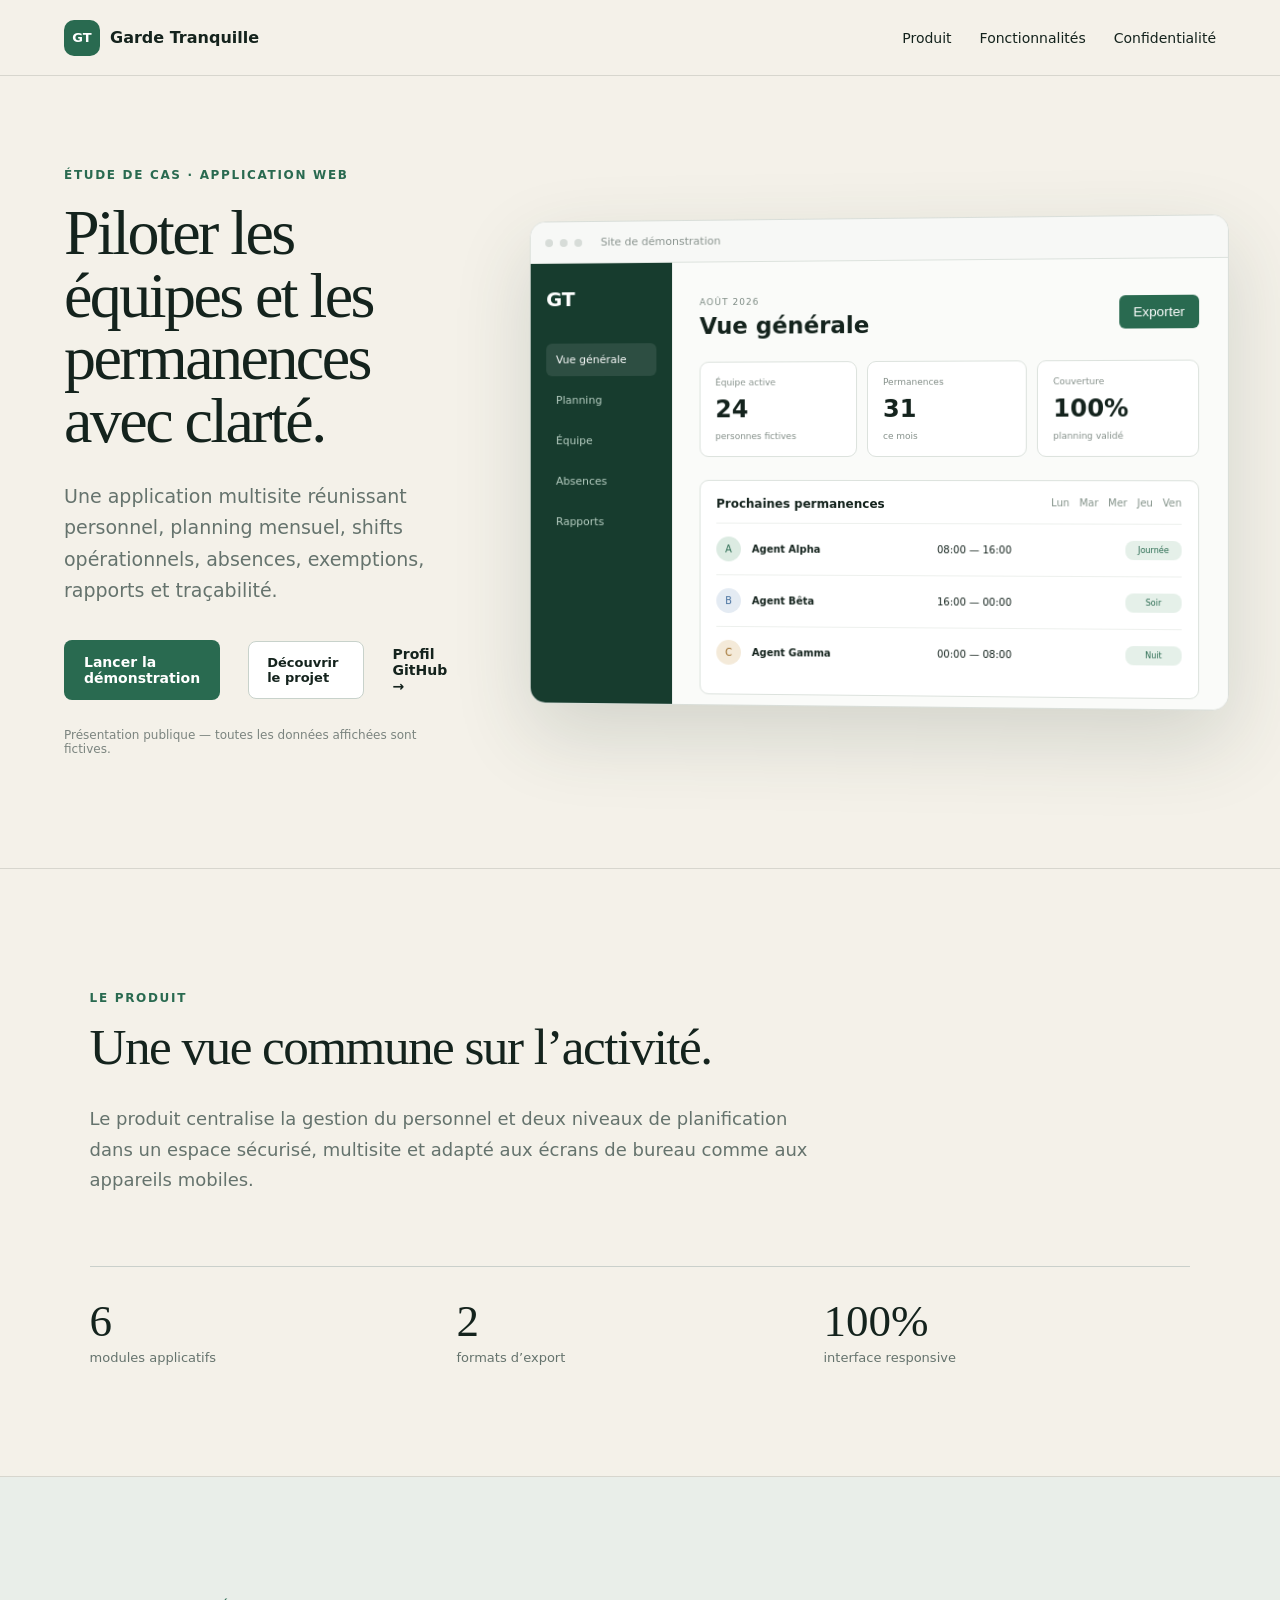
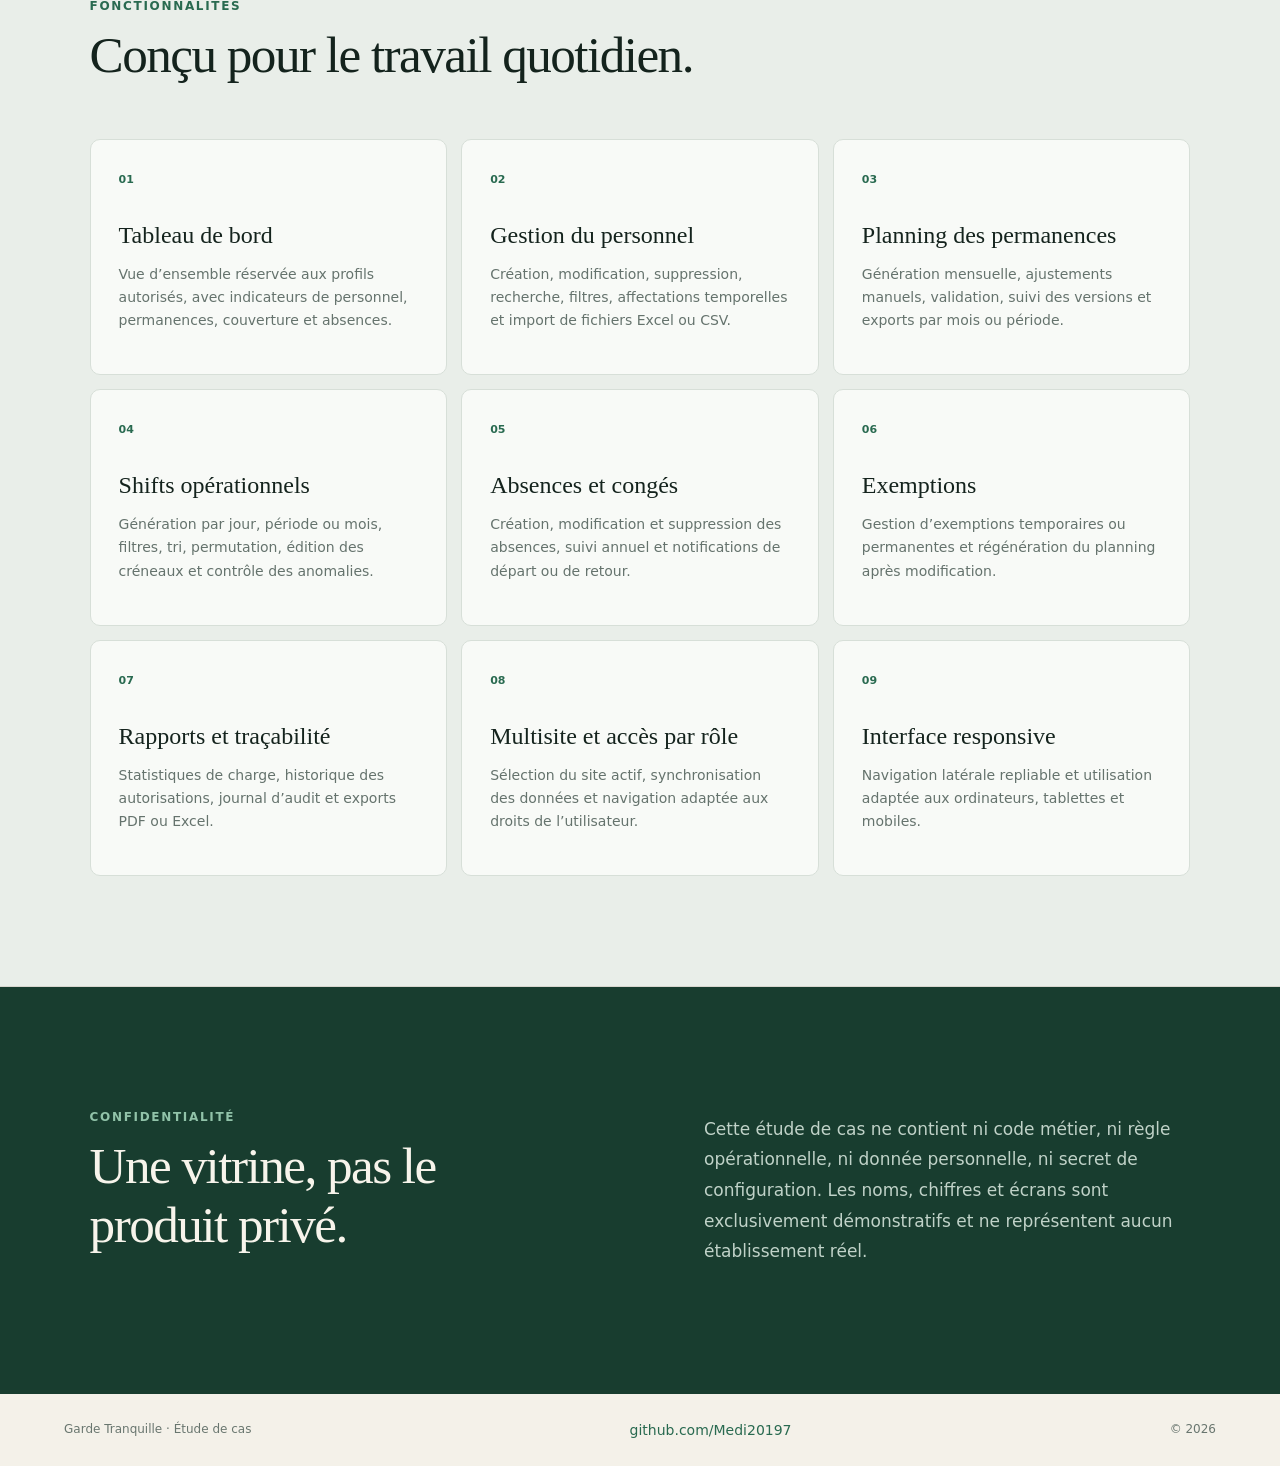
<file: index.html>
<!doctype html>
<html lang="fr">
  <head>
    <meta charset="UTF-8" />
    <meta name="viewport" content="width=device-width, initial-scale=1.0" />
    <meta name="description" content="Étude de cas publique d'une application multisite de gestion du personnel, des permanences, des shifts, des absences et des rapports." />
    <title>Garde Tranquille — Étude de cas</title>
    <link rel="stylesheet" href="styles.css" />
  </head>
  <body>
    <header class="nav">
      <a class="brand" href="#top" aria-label="Accueil"><span>GT</span> Garde Tranquille</a>
      <nav aria-label="Navigation principale">
        <a href="#produit">Produit</a><a href="#fonctionnalites">Fonctionnalités</a><a href="#confidentialite">Confidentialité</a>
      </nav>
    </header>

    <main id="top">
      <section class="hero">
        <div class="hero-copy">
          <p class="eyebrow">Étude de cas · Application web</p>
          <h1>Piloter les équipes et les permanences avec clarté.</h1>
          <p class="lead">Une application multisite réunissant personnel, planning mensuel, shifts opérationnels, absences, exemptions, rapports et traçabilité.</p>
          <div class="actions"><a class="button" href="demo.html">Lancer la démonstration</a><a class="demo-secondary" href="#produit">Découvrir le projet</a><a class="text-link" href="https://github.com/Medi20197">Profil GitHub →</a></div>
          <p class="notice">Présentation publique — toutes les données affichées sont fictives.</p>
        </div>

        <div class="app-window" aria-label="Aperçu fictif du tableau de bord">
          <div class="window-bar"><i></i><i></i><i></i><span>Site de démonstration</span></div>
          <div class="app-body">
            <aside><b>GT</b><span class="active">Vue générale</span><span>Planning</span><span>Équipe</span><span>Absences</span><span>Rapports</span></aside>
            <div class="dashboard">
              <div class="dash-head"><div><small>AOÛT 2026</small><h2>Vue générale</h2></div><button>Exporter</button></div>
              <div class="metrics"><article><small>Équipe active</small><strong>24</strong><em>personnes fictives</em></article><article><small>Permanences</small><strong>31</strong><em>ce mois</em></article><article><small>Couverture</small><strong>100%</strong><em>planning validé</em></article></div>
              <div class="schedule"><div class="schedule-title"><b>Prochaines permanences</b><span>Lun&nbsp;&nbsp; Mar&nbsp;&nbsp; Mer&nbsp;&nbsp; Jeu&nbsp;&nbsp; Ven</span></div><div class="rows"><p><i class="avatar">A</i><b>Agent Alpha</b><span>08:00 — 16:00</span><mark>Journée</mark></p><p><i class="avatar blue">B</i><b>Agent Bêta</b><span>16:00 — 00:00</span><mark>Soir</mark></p><p><i class="avatar gold">C</i><b>Agent Gamma</b><span>00:00 — 08:00</span><mark>Nuit</mark></p></div></div>
            </div>
          </div>
        </div>
      </section>

      <section class="section" id="produit">
        <p class="eyebrow">Le produit</p><h2>Une vue commune sur l’activité.</h2>
        <p class="section-intro">Le produit centralise la gestion du personnel et deux niveaux de planification dans un espace sécurisé, multisite et adapté aux écrans de bureau comme aux appareils mobiles.</p>
        <div class="stats"><div><strong>6</strong><span>modules applicatifs</span></div><div><strong>2</strong><span>formats d’export</span></div><div><strong>100%</strong><span>interface responsive</span></div></div>
      </section>

      <section class="section features" id="fonctionnalites">
        <p class="eyebrow">Fonctionnalités</p><h2>Conçu pour le travail quotidien.</h2>
        <div class="cards">
          <article><span>01</span><h3>Tableau de bord</h3><p>Vue d’ensemble réservée aux profils autorisés, avec indicateurs de personnel, permanences, couverture et absences.</p></article>
          <article><span>02</span><h3>Gestion du personnel</h3><p>Création, modification, suppression, recherche, filtres, affectations temporelles et import de fichiers Excel ou CSV.</p></article>
          <article><span>03</span><h3>Planning des permanences</h3><p>Génération mensuelle, ajustements manuels, validation, suivi des versions et exports par mois ou période.</p></article>
          <article><span>04</span><h3>Shifts opérationnels</h3><p>Génération par jour, période ou mois, filtres, tri, permutation, édition des créneaux et contrôle des anomalies.</p></article>
          <article><span>05</span><h3>Absences et congés</h3><p>Création, modification et suppression des absences, suivi annuel et notifications de départ ou de retour.</p></article>
          <article><span>06</span><h3>Exemptions</h3><p>Gestion d’exemptions temporaires ou permanentes et régénération du planning après modification.</p></article>
          <article><span>07</span><h3>Rapports et traçabilité</h3><p>Statistiques de charge, historique des autorisations, journal d’audit et exports PDF ou Excel.</p></article>
          <article><span>08</span><h3>Multisite et accès par rôle</h3><p>Sélection du site actif, synchronisation des données et navigation adaptée aux droits de l’utilisateur.</p></article>
          <article><span>09</span><h3>Interface responsive</h3><p>Navigation latérale repliable et utilisation adaptée aux ordinateurs, tablettes et mobiles.</p></article>
        </div>
      </section>

      <section class="section privacy" id="confidentialite">
        <div><p class="eyebrow">Confidentialité</p><h2>Une vitrine, pas le produit privé.</h2></div>
        <p>Cette étude de cas ne contient ni code métier, ni règle opérationnelle, ni donnée personnelle, ni secret de configuration. Les noms, chiffres et écrans sont exclusivement démonstratifs et ne représentent aucun établissement réel.</p>
      </section>
    </main>

    <footer><span>Garde Tranquille · Étude de cas</span><a href="https://github.com/Medi20197">github.com/Medi20197</a><span>© 2026</span></footer>
  </body>
</html>
</file>
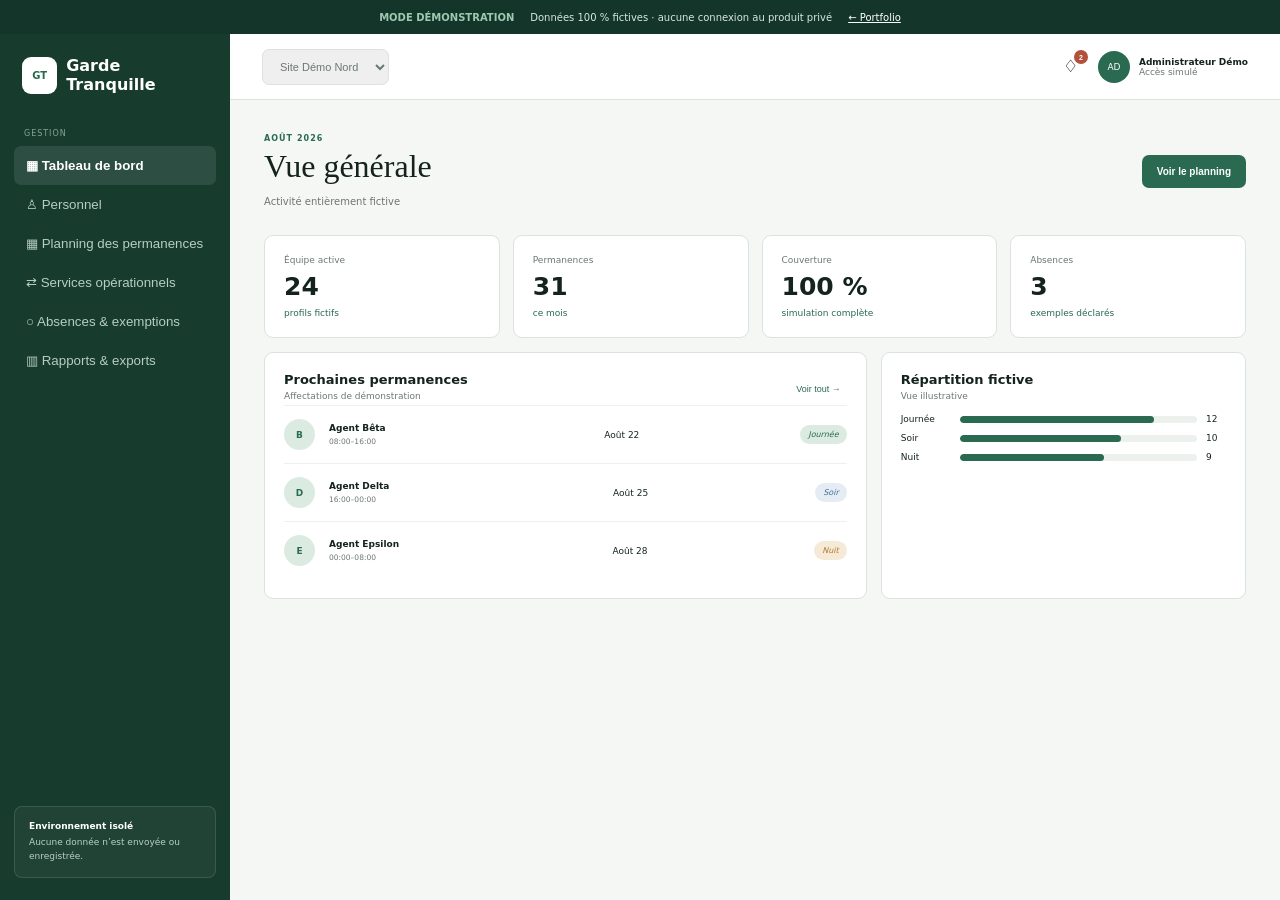
<file: demo.html>
<!doctype html>
<html lang="fr">
<head><meta charset="UTF-8"><meta name="viewport" content="width=device-width,initial-scale=1"><meta name="description" content="Démonstration fictive et autonome de Garde Tranquille."><title>Garde Tranquille — Démonstration</title><link rel="stylesheet" href="demo.css"></head>
<body>
  <div class="banner"><b>MODE DÉMONSTRATION</b><span>Données 100 % fictives · aucune connexion au produit privé</span><a href="index.html">← Portfolio</a></div>
  <div class="shell">
    <aside><a class="brand" href="demo.html"><i>GT</i>Garde Tranquille</a><p>GESTION</p><button class="nav active" data-view="dashboard">▦ Tableau de bord</button><button class="nav" data-view="team">♙ Personnel</button><button class="nav" data-view="planning">▦ Planning des permanences</button><button class="nav" data-view="operations">⇄ Services opérationnels</button><button class="nav" data-view="absences">○ Absences & exemptions</button><button class="nav" data-view="reports">▥ Rapports & exports</button><div class="safe"><b>Environnement isolé</b><span>Aucune donnée n’est envoyée ou enregistrée.</span></div></aside>
    <main>
      <header><button id="menu">☰</button><select class="site" aria-label="Site"><option>Site Démo Nord</option><option>Site Démo Sud</option></select><button class="bell" title="Alertes de congé">♢<b>2</b></button><div class="user"><i>AD</i><span><b>Administrateur Démo</b><small>Accès simulé</small></span></div></header>

      <section id="dashboard" class="view active"><div class="title"><div><p>AOÛT 2026</p><h1>Vue générale</h1><span>Activité entièrement fictive</span></div><button class="primary" data-go="planning">Voir le planning</button></div><div class="metrics"><article><span>Équipe active</span><strong>24</strong><small>profils fictifs</small></article><article><span>Permanences</span><strong>31</strong><small>ce mois</small></article><article><span>Couverture</span><strong>100 %</strong><small>simulation complète</small></article><article><span>Absences</span><strong>3</strong><small>exemples déclarés</small></article></div><div class="columns"><article class="panel"><div class="panel-head"><div><h2>Prochaines permanences</h2><p>Affectations de démonstration</p></div><button data-go="planning">Voir tout →</button></div><div id="upcoming"></div></article><article class="panel"><div class="panel-head"><div><h2>Répartition fictive</h2><p>Vue illustrative</p></div></div><div class="bars"><p><span>Journée</span><i><b style="width:82%"></b></i><em>12</em></p><p><span>Soir</span><i><b style="width:68%"></b></i><em>10</em></p><p><span>Nuit</span><i><b style="width:61%"></b></i><em>9</em></p></div></article></div></section>

      <section id="planning" class="view"><div class="title"><div><p>PLANNING DES PERMANENCES</p><h1>Août 2026 <mark id="plan-status">Brouillon</mark></h1><span>Nuits, week-ends et jours fériés — logique simplifiée pour la démo</span></div><div class="title-actions"><button id="generate">Générer une proposition</button><button id="validate">Valider</button><button id="reset">Réinitialiser</button><button class="primary" id="add-shift">+ Affecter</button></div></div><div class="planning-summary"><span><b>9</b>Permanences proposées</span><span><b>0</b>Anomalie simulée</span><span><b>v3</b>Version courante</span><button id="history">Historique des versions</button></div><article class="panel"><div class="legend"><span><i class="day"></i>Jour férié</span><span><i class="evening"></i>Week-end</span><span><i class="night"></i>Nuit</span><button class="export" data-export="planning PDF">Exporter PDF</button><button class="export" data-export="planning Excel">Exporter Excel</button></div><div id="calendar" class="calendar"></div></article></section>

      <section id="team" class="view"><div class="title"><div><p>GESTION DU PERSONNEL</p><h1>Personnel fictif</h1><span>Profils, fonctions, affectations et historique simulés</span></div><div class="title-actions"><button class="export" data-export="modèle import">Importer Excel</button><button class="primary" id="new-agent">+ Ajouter un agent</button></div></div><article class="panel"><div class="filters"><input id="team-search" placeholder="Nom, fonction ou service fictif…"><button class="filter active" data-team="all">Tous</button><button class="filter" data-team="Disponible">Actifs</button><button class="filter" data-team="Absent">Absents</button></div><div class="assignment-note">Affectations temporelles disponibles : permutation, intérim et consultation de l’historique.</div><div id="team-grid" class="team-grid"></div></article></section>

      <section id="absences" class="view"><div class="title"><div><p>ABSENCES ET AUTORISATIONS</p><h1>Suivi des indisponibilités</h1><span>Solde annuel, historique et incidence simulée sur le planning</span></div><button class="primary" id="add-absence">+ Enregistrer une absence</button></div><div class="leave-alert"><b>2 alertes fictives de congé</b><span>Un retour approche · un solde nécessite une vérification</span><button>Consulter</button></div><article class="panel"><div id="absence-list"></div></article><article class="panel exemptions"><div class="panel-head"><div><h2>Exemptions de permanence</h2><p>Critères génériques par profil, fonction ou période</p></div><button id="add-exemption">+ Ajouter une exemption</button></div><div class="exemption-row"><b>Profil Démo C</b><span>Permanence nocturne</span><span>Du 01/08 au 31/08</span><mark>Active</mark></div><div class="exemption-row"><b>Fonction Exemple</b><span>Week-end</span><span>Permanente</span><mark>Active</mark></div></article></section>

      <section id="operations" class="view"><div class="title"><div><p>SERVICES OPÉRATIONNELS</p><h1>Organisation quotidienne</h1><span>Affectations fictives par cellule et créneau</span></div><div class="title-actions"><button id="generate-ops">Générer la journée</button><button class="export" data-export="services PDF">PDF</button><button class="export" data-export="services Excel">Excel</button></div></div><div class="ops-controls"><label>Du <input type="date" value="2026-08-25"></label><label>Au <input type="date" value="2026-08-25"></label><label>Cellule <select id="ops-filter"><option value="all">Toutes</option><option>Arrivée</option><option>Départ</option><option>Préparation Départ</option><option>Réception</option><option>Tri</option><option>Poste</option></select></label><span>Tri : par créneau</span></div><div id="ops-grid" class="ops-grid"></div><div class="ops-warning">✓ Aucune anomalie dans cette simulation. Les contrôles réels ne sont pas reproduits publiquement.</div></section>

      <section id="reports" class="view"><div class="title"><div><p>STATISTIQUES ET HISTORIQUE</p><h1>Rapports</h1><span>Exports de démonstration sans données réelles</span></div><div class="title-actions"><button class="export" data-export="rapport PDF">PDF</button><button class="export" data-export="rapport Excel">Excel</button></div></div><div class="report-grid"><article class="panel"><h2>Charge par agent fictif</h2><div class="chart"><div><span>Alpha</span><i><b style="width:74%"></b></i><em>7</em></div><div><span>Bêta</span><i><b style="width:62%"></b></i><em>6</em></div><div><span>Delta</span><i><b style="width:53%"></b></i><em>5</em></div><div><span>Epsilon</span><i><b style="width:43%"></b></i><em>4</em></div></div></article><article class="panel"><h2>Types de permanence</h2><div class="donut"><b>31</b><span>total fictif</span></div><div class="donut-legend"><span>● Nuit 15</span><span>● Week-end 10</span><span>● Férié 6</span></div></article></div><article class="panel audit"><div class="panel-head"><div><h2>Historique du mois</h2><p>Journal d’audit simulé</p></div><button class="export" data-export="autorisations">Historique des autorisations</button></div><p><b>Planning validé</b><span>Administrateur Démo · 25/08/2026 10:42</span></p><p><b>Affectation modifiée</b><span>Agent Alpha · 24/08/2026 16:18</span></p><p><b>Export généré</b><span>Rapport mensuel · 23/08/2026 09:05</span></p></article></section>
    </main>
  </div>
  <dialog id="shift-dialog"><form id="shift-form"><div class="dialog-head"><div><small>DÉMONSTRATION</small><h2>Ajouter une permanence fictive</h2></div><button type="button" class="close">×</button></div><label>Date<input id="shift-date" type="date" value="2026-08-25" min="2026-08-01" max="2026-08-31" required></label><label>Agent<select id="shift-agent"></select></label><label>Type<select id="shift-type"><option>Journée</option><option>Soir</option><option>Nuit</option></select></label><p>Aucune règle métier privée n’est appliquée dans cette simulation.</p><button class="primary">Ajouter localement</button></form></dialog>
  <dialog id="absence-dialog"><form id="absence-form"><div class="dialog-head"><div><small>DÉMONSTRATION</small><h2>Absence fictive</h2></div><button type="button" class="close">×</button></div><label>Agent<select id="absence-agent"></select></label><label>Du<input id="absence-start" type="date" value="2026-08-26" required></label><label>Au<input id="absence-end" type="date" value="2026-08-27" required></label><label>Motif<select id="absence-reason"><option>Congé fictif</option><option>Formation simulée</option><option>Indisponibilité démo</option></select></label><button class="primary">Ajouter localement</button></form></dialog>
  <div id="toast"></div><script src="demo.js"></script>
</body></html>
</file>
<file: styles.css>
:root{--ink:#14231d;--muted:#65736d;--cream:#f4f1e9;--paper:#fff;--green:#296a50;--mint:#dcebe2;--line:#dce2dd;--gold:#d19a42}*{box-sizing:border-box}html{scroll-behavior:smooth}body{margin:0;background:var(--cream);color:var(--ink);font-family:Inter,ui-sans-serif,system-ui,-apple-system,"Segoe UI",sans-serif}.nav{height:76px;padding:0 max(5vw,24px);display:flex;align-items:center;justify-content:space-between;border-bottom:1px solid #d7d6ce}.brand{display:flex;align-items:center;gap:10px;font-weight:750;color:var(--ink);text-decoration:none}.brand span{display:grid;place-items:center;width:36px;height:36px;border-radius:10px;background:var(--green);color:#fff;font-size:13px}.nav nav{display:flex;gap:28px}.nav nav a,.text-link,footer a{color:var(--ink);text-decoration:none;font-size:14px}.hero{min-height:700px;padding:80px max(5vw,24px) 100px;display:grid;grid-template-columns:minmax(300px,.8fr) minmax(520px,1.4fr);align-items:center;gap:5vw;overflow:hidden}.eyebrow{color:var(--green);font-weight:800;font-size:12px;letter-spacing:.14em;text-transform:uppercase}.hero h1{font-family:Georgia,serif;font-weight:500;font-size:clamp(50px,5vw,78px);line-height:.98;letter-spacing:-.04em;margin:20px 0 28px}.lead{max-width:540px;color:var(--muted);font-size:19px;line-height:1.65}.actions{display:flex;align-items:center;gap:28px;margin-top:34px}.button{padding:14px 20px;background:var(--green);border-radius:8px;color:white;text-decoration:none;font-weight:700;font-size:14px}.text-link{font-weight:700}.notice{margin-top:28px;color:#7b847f;font-size:12px}.app-window{min-width:700px;background:white;border:1px solid #d9ded9;border-radius:16px;box-shadow:0 30px 80px #2a45352a;overflow:hidden;transform:perspective(1200px) rotateY(-3deg)}.window-bar{height:42px;background:#f7f8f6;border-bottom:1px solid var(--line);display:flex;align-items:center;gap:7px;padding:0 15px;color:#89938e;font-size:11px}.window-bar i{width:8px;height:8px;border-radius:50%;background:#d7dcd8}.window-bar span{margin-left:12px}.app-body{height:445px;display:grid;grid-template-columns:145px 1fr}.app-body aside{background:#173c2e;color:#b8cfc3;padding:24px 16px;display:flex;flex-direction:column;gap:8px;font-size:11px}.app-body aside b{font-size:20px;color:#fff;margin-bottom:25px}.app-body aside span{padding:10px;border-radius:6px}.app-body aside .active{background:#ffffff18;color:white}.dashboard{padding:28px;background:#fafbf9}.dash-head{display:flex;justify-content:space-between;align-items:center}.dash-head small{color:#7b8982;font-size:9px;letter-spacing:.12em}.dash-head h2{margin:4px 0 0;font-size:23px}.dash-head button{background:#296a50;color:white;border:0;border-radius:6px;padding:9px 14px}.metrics{display:grid;grid-template-columns:repeat(3,1fr);gap:10px;margin:23px 0}.metrics article{padding:15px;background:white;border:1px solid var(--line);border-radius:9px}.metrics small,.metrics em{display:block;color:#85908a;font-size:9px;font-style:normal}.metrics strong{display:block;font-size:24px;margin:8px 0}.schedule{background:white;border:1px solid var(--line);border-radius:9px;padding:16px}.schedule-title{display:flex;justify-content:space-between;font-size:10px;color:#819087}.schedule-title b{color:var(--ink);font-size:12px}.rows p{display:grid;grid-template-columns:26px 1fr 1fr 55px;gap:10px;align-items:center;margin:0;padding:13px 0;border-top:1px solid #edf0ed;font-size:10px}.rows p:first-child{margin-top:12px}.avatar{display:grid;place-items:center;width:25px;height:25px;border-radius:50%;background:var(--mint);color:var(--green);font-style:normal}.avatar.blue{background:#e4ebf3;color:#46709e}.avatar.gold{background:#f4ead9;color:#9a6924}.rows mark{background:#e5f0e9;color:var(--green);padding:5px;border-radius:8px;text-align:center;font-size:8px}.section{padding:110px max(7vw,28px);border-top:1px solid #d7d6ce}.section h2{font-family:Georgia,serif;font-weight:500;font-size:clamp(38px,4vw,58px);letter-spacing:-.03em;margin:12px 0 28px}.section-intro{max-width:720px;color:var(--muted);font-size:18px;line-height:1.7}.stats{display:grid;grid-template-columns:repeat(3,1fr);margin-top:70px;border-top:1px solid #cad0cb}.stats div{padding:28px 20px 0 0}.stats strong{display:block;font-family:Georgia,serif;font-size:45px;font-weight:500}.stats span{color:var(--muted);font-size:13px}.features{background:#e9eee9}.cards{display:grid;grid-template-columns:repeat(3,1fr);gap:14px;margin-top:55px}.cards article{min-height:220px;background:#f8faf7;padding:28px;border:1px solid #d7dfd8;border-radius:10px}.cards article span{color:var(--green);font-size:11px;font-weight:800}.cards h3{font-family:Georgia,serif;font-size:24px;font-weight:500;margin:35px 0 12px}.cards p{color:var(--muted);font-size:14px;line-height:1.65}.privacy{display:grid;grid-template-columns:1fr 1fr;gap:10vw;align-items:center;background:#183d2f;color:#f7f4eb}.privacy .eyebrow{color:#91c3a9}.privacy p:last-child{font-size:17px;line-height:1.8;color:#c0d2c8}footer{padding:28px max(5vw,24px);display:flex;justify-content:space-between;color:#69766f;font-size:12px}footer a{color:var(--green)}@media(max-width:900px){.nav nav{display:none}.hero{grid-template-columns:1fr;padding-top:55px}.app-window{min-width:650px}.cards{grid-template-columns:repeat(2,1fr)}.privacy{grid-template-columns:1fr}}@media(max-width:600px){.hero{padding-bottom:65px}.app-window{min-width:590px;transform:scale(.78);transform-origin:left top;margin-bottom:-90px}.cards,.stats{grid-template-columns:1fr}.section{padding-top:75px;padding-bottom:75px}.privacy{gap:20px}.actions{align-items:flex-start;flex-direction:column;gap:18px}footer{gap:12px;flex-direction:column}}
:root{--demo-link-added:1}.demo-secondary{padding:13px 18px;border:1px solid #c8d2cb;border-radius:8px;background:#fff;color:#14231d;text-decoration:none;font-size:13px;font-weight:700}
</file>
<file: demo.css>
:root{--ink:#14231d;--green:#296a50;--mint:#dcebe2;--cream:#f4f1e9;--muted:#6b7871;--line:#dce2dd;--blue:#46709e;--gold:#b27a29}*{box-sizing:border-box}body{margin:0;background:#f5f7f5;color:var(--ink);font-family:Inter,system-ui,sans-serif}.banner{height:34px;display:flex;align-items:center;justify-content:center;gap:16px;background:#14362a;color:#d9e8df;font-size:10px}.banner b{color:#9cc9af}.banner a{color:#fff}.shell{min-height:calc(100vh - 34px);display:grid;grid-template-columns:230px 1fr}.shell>aside{position:sticky;top:0;height:calc(100vh - 34px);display:flex;flex-direction:column;padding:22px 14px;background:#173c2e;color:#bad0c4}.brand{display:flex;align-items:center;gap:9px;padding:0 8px 27px;color:#fff;font-size:16px;font-weight:800;text-decoration:none}.brand i{display:grid;place-items:center;width:37px;height:37px;border-radius:9px;background:#fff;color:var(--green);font-size:10px;font-style:normal}.shell>aside>p{margin:8px 10px;color:#85a493;font-size:8px;letter-spacing:.12em}.nav{padding:12px;border:0;border-radius:7px;background:transparent;color:#b8cdc2;text-align:left;cursor:pointer}.nav:hover{background:#ffffff0d}.nav.active{background:#ffffff18;color:#fff;font-weight:700}.safe{margin-top:auto;padding:14px;border:1px solid #ffffff1f;border-radius:8px;background:#ffffff0a}.safe b,.safe span{display:block;font-size:9px}.safe b{color:#fff}.safe span{margin-top:5px;line-height:1.5}main{min-width:0}header{height:66px;display:flex;align-items:center;padding:0 32px;background:#fff;border-bottom:1px solid var(--line)}#menu{display:none}.site{padding:10px 13px;border:1px solid var(--line);border-radius:7px;color:var(--muted);font-size:11px}.user{display:flex;align-items:center;gap:9px;margin-left:auto}.user>i{display:grid;place-items:center;width:32px;height:32px;border-radius:50%;background:var(--green);color:#fff;font-size:9px;font-style:normal}.user b,.user small{display:block;font-size:9px}.user small{color:var(--muted)}.view{display:none;padding:34px}.view.active{display:block}.title{display:flex;align-items:center;justify-content:space-between;margin-bottom:26px}.title p{margin:0;color:var(--green);font-size:8px;font-weight:800;letter-spacing:.13em}.title h1{margin:5px 0;font-family:Georgia,serif;font-size:32px;font-weight:500}.title span{color:var(--muted);font-size:10px}.title-actions{display:flex;gap:8px}.title-actions>button:first-child{padding:10px 13px;border:1px solid var(--line);border-radius:7px;background:#fff;color:var(--muted);cursor:pointer}.primary{padding:11px 15px;border:0;border-radius:7px;background:var(--green);color:#fff;font-size:10px;font-weight:700;cursor:pointer}.metrics{display:grid;grid-template-columns:repeat(4,1fr);gap:13px}.metrics article,.panel{padding:19px;background:#fff;border:1px solid var(--line);border-radius:9px}.metrics span,.metrics small,.metrics strong{display:block}.metrics span,.metrics small{color:var(--muted);font-size:9px}.metrics strong{margin:7px 0;font-size:25px}.metrics small{color:var(--green)}.columns{display:grid;grid-template-columns:1.65fr 1fr;gap:14px;margin-top:14px}.panel-head{display:flex;justify-content:space-between}.panel-head h2{margin:0;font-size:13px}.panel-head p{margin:4px 0;color:var(--muted);font-size:9px}.panel-head button{border:0;background:none;color:var(--green);font-size:9px;cursor:pointer}.shift{display:grid;grid-template-columns:34px 1fr .7fr auto;gap:11px;align-items:center;padding:13px 0;border-top:1px solid #edf0ed;font-size:9px}.avatar{display:grid;place-items:center;width:31px;height:31px;border-radius:50%;background:var(--mint);color:var(--green);font-style:normal;font-weight:700}.shift b,.shift small{display:block}.shift small{margin-top:4px;color:var(--muted)}.tag{padding:5px 8px;border-radius:12px;background:var(--mint);color:var(--green);font-size:8px}.tag.soir{background:#e5ecf4;color:var(--blue)}.tag.nuit{background:#f5ead8;color:var(--gold)}.bars p{display:grid;grid-template-columns:50px 1fr 20px;gap:9px;align-items:center;font-size:9px}.bars i{height:7px;border-radius:5px;background:#edf1ee;overflow:hidden}.bars i b{display:block;height:100%;border-radius:5px;background:var(--green)}.bars em{font-style:normal}.legend{display:flex;gap:18px;margin-bottom:18px;color:var(--muted);font-size:9px}.legend i{display:inline-block;width:8px;height:8px;margin-right:5px;border-radius:50%;background:var(--green)}.legend i.evening{background:var(--blue)}.legend i.night{background:var(--gold)}.calendar{display:grid;grid-template-columns:repeat(7,1fr);border-top:1px solid var(--line);border-left:1px solid var(--line)}.day{min-height:112px;padding:8px;border-right:1px solid var(--line);border-bottom:1px solid var(--line)}.day>span{color:var(--muted);font-size:9px}.day.out{background:#fafbfa;color:#b9c0bb}.event{margin-top:6px;padding:6px;border-left:3px solid var(--green);border-radius:4px;background:#edf6f0;font-size:8px;cursor:grab}.event.soir{border-color:var(--blue);background:#edf2f8}.event.nuit{border-color:var(--gold);background:#f8f1e5}.event b,.event small{display:block}.event small{margin-top:3px;color:var(--muted)}.filters{display:flex;gap:7px;margin-bottom:15px}.filters input{flex:1;padding:10px;border:1px solid var(--line);border-radius:7px}.filter{padding:8px 10px;border:1px solid var(--line);border-radius:6px;background:#fff;color:var(--muted);font-size:8px;cursor:pointer}.filter.active{background:var(--mint);color:var(--green)}.team-grid{display:grid;grid-template-columns:repeat(3,1fr);gap:10px}.person{display:flex;align-items:center;gap:10px;padding:14px;border:1px solid var(--line);border-radius:8px}.person .avatar{flex:0 0 36px;height:36px}.person b,.person small{display:block;font-size:9px}.person small{margin-top:4px;color:var(--muted)}.person mark{margin-left:auto;padding:5px 7px;border-radius:10px;background:#e5f4ed;color:var(--green);font-size:8px}.person mark.absent{background:#f8eadf;color:#a26335}.absence{display:grid;grid-template-columns:40px 1fr 1fr auto;gap:12px;align-items:center;padding:14px 0;border-bottom:1px solid var(--line);font-size:9px}.absence b,.absence small{display:block}.absence small{margin-top:4px;color:var(--muted)}.absence mark{padding:5px 8px;border-radius:10px;background:#f5ead8;color:var(--gold);font-size:8px}dialog{width:min(450px,90vw);padding:0;border:0;border-radius:11px;box-shadow:0 25px 80px #15281d45}dialog::backdrop{background:#142f2588}dialog form{display:grid;gap:14px;padding:24px}.dialog-head{display:flex;justify-content:space-between}.dialog-head small{color:var(--green);font-size:8px}.dialog-head h2{margin:4px 0;font-family:Georgia,serif;font-weight:500}.dialog-head button{border:0;background:none;font-size:22px}dialog label{display:grid;gap:6px;color:var(--muted);font-size:9px}dialog input,dialog select{padding:10px;border:1px solid var(--line);border-radius:6px}dialog p{color:var(--muted);font-size:9px}#toast{position:fixed;right:24px;bottom:24px;padding:12px 15px;border-radius:7px;background:var(--ink);color:#fff;font-size:9px;opacity:0;transition:.2s}#toast.show{opacity:1}@media(max-width:900px){.shell{grid-template-columns:1fr}.shell>aside{position:fixed;z-index:3;left:-240px;transition:.2s}.shell>aside.open{left:0;box-shadow:15px 0 40px #14231d33}#menu{display:block;margin-right:12px;border:0;background:none}.metrics{grid-template-columns:repeat(2,1fr)}.columns{grid-template-columns:1fr}.view{padding:24px}.team-grid{grid-template-columns:repeat(2,1fr)}}@media(max-width:560px){.banner span{display:none}.metrics,.team-grid{grid-template-columns:1fr}.title{align-items:flex-start;gap:15px;flex-direction:column}.filters{flex-wrap:wrap}.filters input{flex-basis:100%}.calendar{min-width:720px}.panel:has(.calendar){overflow:auto}.user span{display:none}.absence{grid-template-columns:35px 1fr auto}.absence>span{display:none}}
:root{--feature-alignment:1}.bell{position:relative;margin-left:auto;border:0;background:none;font-size:17px}.bell b{position:absolute;right:-4px;top:-5px;display:grid;place-items:center;width:14px;height:14px;border-radius:50%;background:#b34f3b;color:#fff;font-size:7px}.user{margin-left:14px}.title h1 mark{vertical-align:middle;padding:5px 8px;border-radius:11px;background:#f5ead8;color:var(--gold);font-family:Inter,sans-serif;font-size:8px}.planning-summary{display:flex;align-items:center;gap:10px;margin-bottom:12px}.planning-summary span{display:flex;align-items:center;gap:6px;padding:9px 12px;border:1px solid var(--line);border-radius:7px;background:#fff;color:var(--muted);font-size:8px}.planning-summary b{color:var(--green);font-size:13px}.planning-summary button,.export,.panel-head button{margin-left:auto;border:0;background:none;color:var(--green);font-size:9px;cursor:pointer}.legend .export{margin-left:0;padding:6px 9px;border:1px solid var(--line);border-radius:6px}.legend .export:first-of-type{margin-left:auto}.assignment-note,.ops-warning,.leave-alert{margin-bottom:12px;padding:12px 14px;border:1px solid #d3e3d8;border-radius:8px;background:#f0f7f2;color:var(--muted);font-size:9px}.leave-alert{display:flex;align-items:center;gap:15px;background:#fff8e9;border-color:#ecddb9}.leave-alert b{color:var(--gold)}.leave-alert button{margin-left:auto;border:0;background:none;color:var(--gold);font-size:9px}.exemptions{margin-top:14px}.exemption-row{display:grid;grid-template-columns:1.3fr 1fr 1fr auto;gap:12px;padding:13px 0;border-top:1px solid var(--line);font-size:9px}.exemption-row mark{padding:5px 8px;border-radius:10px;background:#e5f4ed;color:var(--green)}.ops-controls{display:flex;gap:10px;margin-bottom:13px;padding:13px;background:#fff;border:1px solid var(--line);border-radius:8px}.ops-controls label,.ops-controls span{color:var(--muted);font-size:9px}.ops-controls input,.ops-controls select{margin-left:5px;padding:7px;border:1px solid var(--line);border-radius:5px}.ops-controls span{margin-left:auto;align-self:center}.ops-grid{display:grid;grid-template-columns:repeat(3,1fr);gap:11px}.ops-card{padding:15px;background:#fff;border:1px solid var(--line);border-radius:8px}.ops-card h3{margin:0 0 10px;font-size:12px}.ops-person{display:grid;grid-template-columns:27px 1fr auto;gap:8px;align-items:center;padding:9px 0;border-top:1px solid #edf0ed}.ops-person i{display:grid;place-items:center;width:26px;height:26px;border-radius:50%;background:var(--mint);color:var(--green);font-style:normal;font-size:8px}.ops-person b,.ops-person small{display:block;font-size:8px}.ops-person small,.ops-person>span{color:var(--muted);font-size:8px}.ops-warning{margin-top:12px}.report-grid{display:grid;grid-template-columns:1.4fr .8fr;gap:14px}.report-grid h2,.audit h2{margin:0 0 18px;font-size:13px}.chart div{display:grid;grid-template-columns:60px 1fr 20px;gap:9px;align-items:center;margin:13px 0;font-size:9px}.chart i{height:9px;border-radius:5px;background:#edf1ee}.chart i b{display:block;height:100%;border-radius:5px;background:var(--green)}.chart em{font-style:normal}.donut{display:grid;place-items:center;width:125px;height:125px;margin:5px auto 12px;border:20px solid var(--green);border-right-color:var(--blue);border-bottom-color:var(--gold);border-radius:50%}.donut b,.donut span{grid-area:1/1}.donut b{transform:translateY(-7px);font-size:20px}.donut span{transform:translateY(10px);color:var(--muted);font-size:7px}.donut-legend{display:flex;justify-content:center;gap:10px;color:var(--muted);font-size:8px}.audit{margin-top:14px}.audit>p{display:flex;justify-content:space-between;padding:11px 0;border-top:1px solid var(--line);font-size:9px}.audit>p span{color:var(--muted)}@media(max-width:900px){.ops-grid{grid-template-columns:repeat(2,1fr)}.report-grid{grid-template-columns:1fr}.title-actions{flex-wrap:wrap}.ops-controls{flex-wrap:wrap}}@media(max-width:560px){.ops-grid{grid-template-columns:1fr}.planning-summary{align-items:stretch;flex-direction:column}.planning-summary button{margin-left:0}.exemption-row{grid-template-columns:1fr auto}.exemption-row span{display:none}}
</file>
